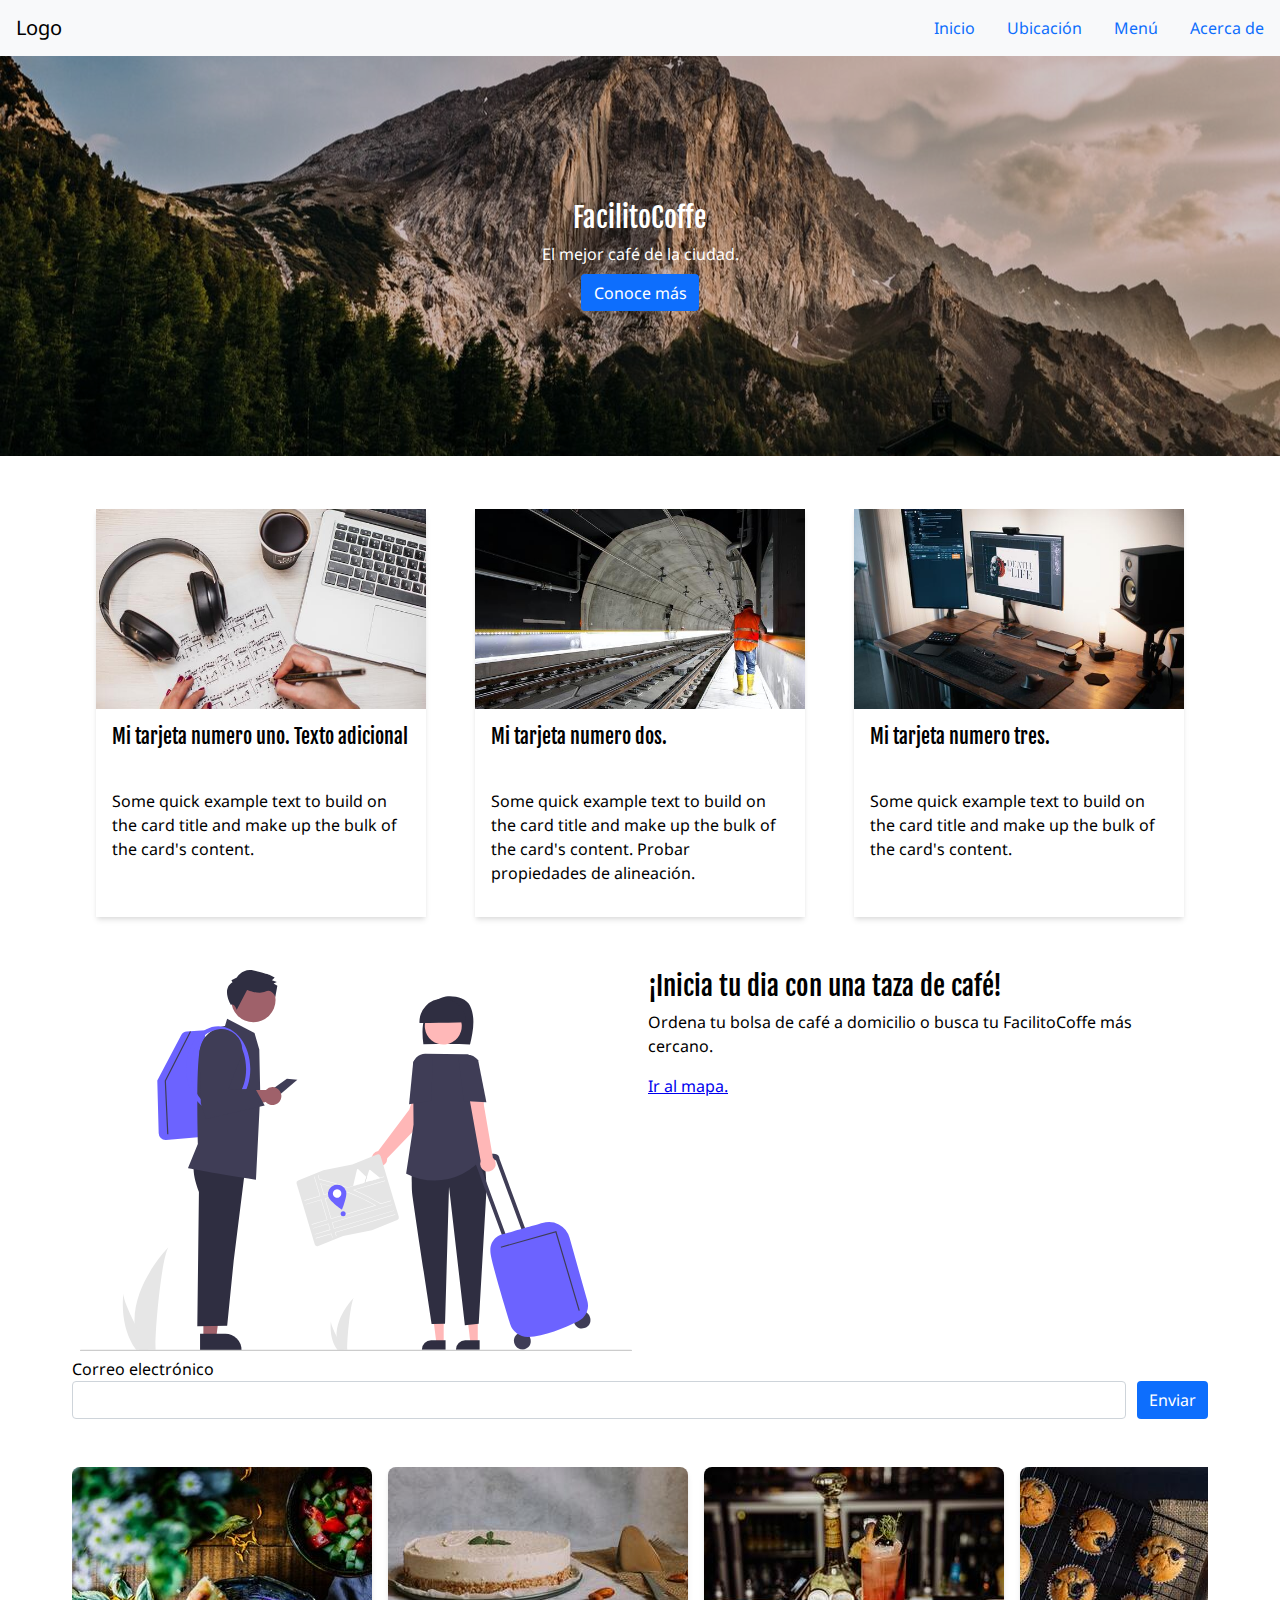
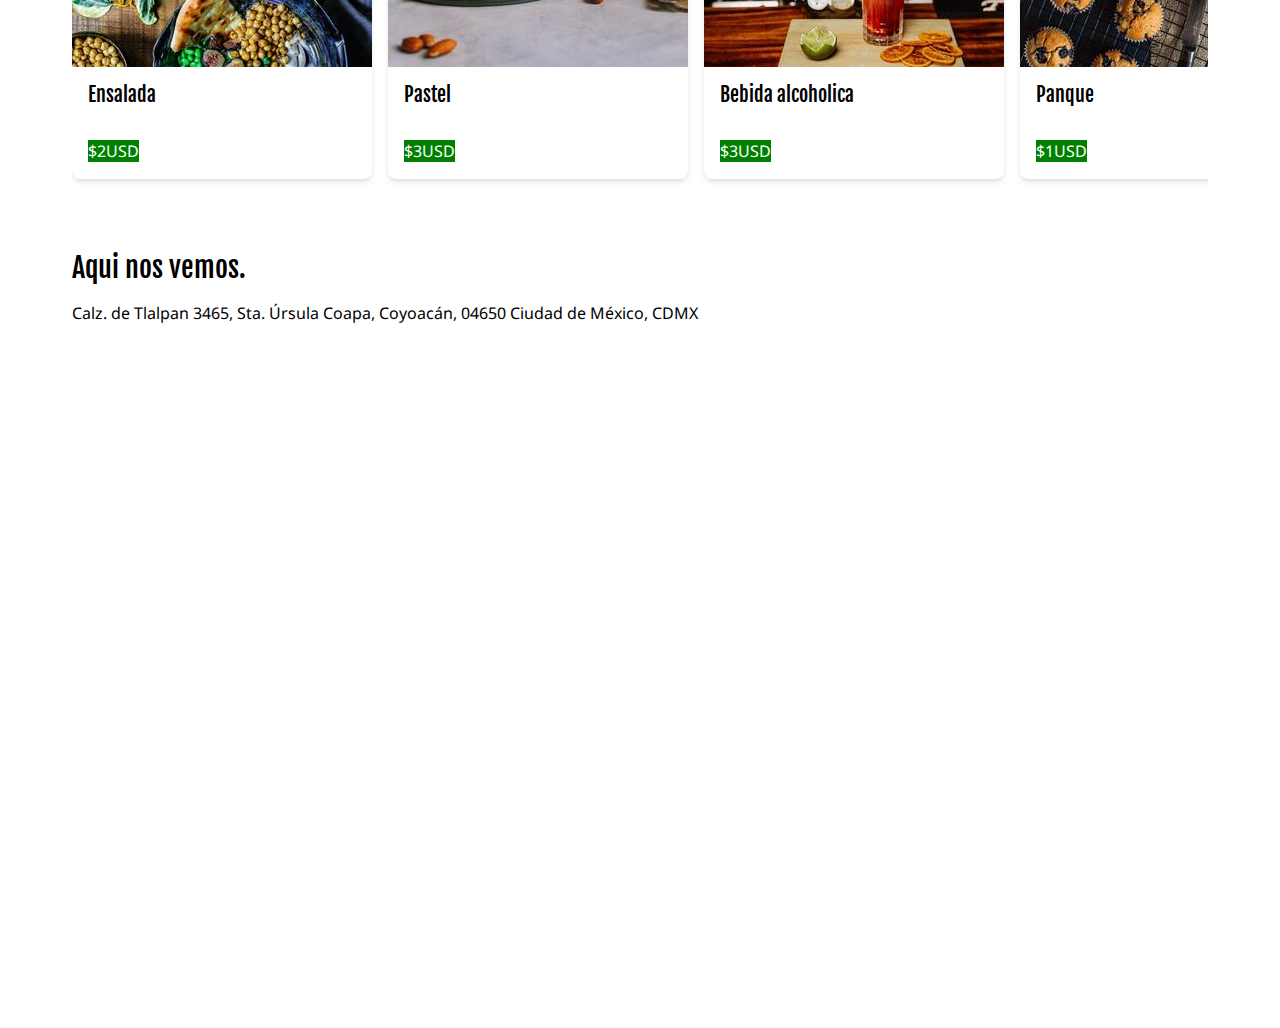
<file: index.html>
<!DOCTYPE html>
<html lang="en">
<head>
    <meta charset="UTF-8">
    <meta http-equiv="X-UA-Compatible" content="IE=edge">
    <meta name="viewport" content="width=device-width, initial-scale=1.0">
    <link rel="preconnect" href="https=://fonts.gstatic.com">
    <link rel="stylesheet" href="https://fonts.googleapis.com/css2?family=Fjalla+One&family=Noto+Sans&display=swap">
    <title>Practica</title>
    <link rel="stylesheet" href="style.css">
</head>
<body>
   <header>
       <nav class="nav">
           <a href="" class="nav-logo">Logo</a>
           <ul class="nav-list">
               <li><a href="/" class="nav-link">Inicio</a></li>
               <li><a href="#mapa" class="nav-link">Ubicación</a></li>
               <li><a href="#menu" class="nav-link">Menú</a></li>
               <li><a href="acercade.html" class="nav-link">Acerca de</a></li>
           </ul>
       </nav>
       <div class="cover" style="background-image: url(img/img-lg-2.jpg);">
           <h1>FacilitoCoffe</h1>
           <p>El mejor café de la ciudad.</p>
           <button type="submit">Conoce más</button>
       </div>
   </header>
   <main>
       <section>
           <div class="container">
               <div class="card-container">
                <div class="card">
                    <div class="card-cover" style="background-image: url(img/img-md-3.jpg);"></div>
                    <div class="card-body">
                        <h3>Mi tarjeta numero uno. Texto adicional</h3>
                        <p>Some quick example text to build on the card title and make up the bulk of the card's content.</p>
                    </div>
                </div>
                <div class="card">
                     <div class="card-cover" style="background-image: url(img/img-md-2.jpg);"></div>
                     <div class="card-body">
                         <h3>Mi tarjeta numero dos.</h3>
                         <p>Some quick example text to build on the card title and make up the bulk of the card's content. Probar propiedades de alineación.</p>
                     </div>
                 </div>
                 <div class="card">
                     <div class="card-cover" style="background-image: url(img/img-md-1.jpg);"></div>
                     <div class="card-body">
                         <h3>Mi tarjeta numero tres.</h3>
                         <p>Some quick example text to build on the card title and make up the bulk of the card's content.</p>
                     </div>
                 </div>
               </div>
           </div>
       </section>
       <section>
           <div class="container">
               <div class="slogan">
                   <div class="slogan-img"><img src="img/svg_undraw_Travelers_re_y25a.svg" alt=""></div>
                   <div class="slogan-txt">
                       <h4>¡Inicia tu dia con una taza de café!</h4>
                       <p>Ordena tu bolsa de café a domicilio o busca tu FacilitoCoffe más cercano.</p>
                       <a href="#">Ir al mapa.</a>
                   </div>
               </div>
               <form action="">
                   <label for="email">Correo electrónico</label>
                   <div class="form_email">
                        <div class="input-adjust">
                            <input class="email-input" type="email" id="email">
                        </div>
                        <button class="email-button" type="submit">Enviar</button>
                   </div>
               </form>
           </div>
       </section>
       <section>
           <div id="menu" class="container">
               <div class="menu">
                <div class="product">
                    <div class="product-cover" style="background-image: url(img/rsz_edgar-castrejon-1spu0kt-ejg-unsplash.jpg);" title="Ensalada"></div>
                    <div class="product-body">
                        <h3>Ensalada</h3>
                        <span>$2USD</span>
                    </div>
                </div>
                <div class="product">
                     <div class="product-cover" style="background-image: url(img/aneta-voborilova-PPVtidDYgvk-unsplash.jpg);" title="Pastel"></div>
                     <div class="product-body">
                         <h3>Pastel</h3>
                         <span>$3USD</span>
                     </div>
                 </div>
                 <div class="product">
                     <div class="product-cover" style="background-image: url(img/patrick-jansen-Z2c9bFpMBTg-unsplash.jpg);" title="Bebida alcoholica"></div>
                     <div class="product-body">
                         <h3>Bebida alcoholica</h3>
                         <span>$3USD</span>
                     </div>
                 </div>
                 <div class="product">
                     <div class="product-cover" style="background-image: url(img/aneta-voborilova-aFqKIFZ-Idg-unsplash.jpg);" title="Panque"></div>
                     <div class="product-body">
                         <h3>Panque</h3>
                         <span>$1USD</span>
                     </div>
                 </div>
                 <div class="product">
                     <div class="product-cover" style="background-image: url(img/crystalweed-cannabis-mGXqbAujPG4-unsplash.jpg);" title="Té de Limón"></div>
                     <div class="product-body">
                         <h3>Té de Limón</h3>
                         <span>$1USD</span>
                     </div>
                 </div>
               </div>
           </div>
       </section>
       <section>
           <div id="mapa" class="container">
               <h2>Aqui nos vemos.</h2>
               <p>Calz. de Tlalpan 3465, Sta. Úrsula Coapa, Coyoacán, 04650 Ciudad de México, CDMX</p>
               <div class="responsive-map">
                <iframe src="https://www.google.com/maps/embed?pb=!1m14!1m8!1m3!1d15062.113928725941!2d-99.1505277!3d19.3028607!3m2!1i1024!2i768!4f13.1!3m3!1m2!1s0x0%3A0x9761ee695190b694!2sEstadio%20Azteca!5e0!3m2!1ses!2smx!4v1621300093295!5m2!1ses!2smx" width="600" height="450" style="border:0;" allowfullscreen="" loading="lazy"></iframe>
               </div>
           </div>
       </section>
   </main>
</body>
</html>
</file>
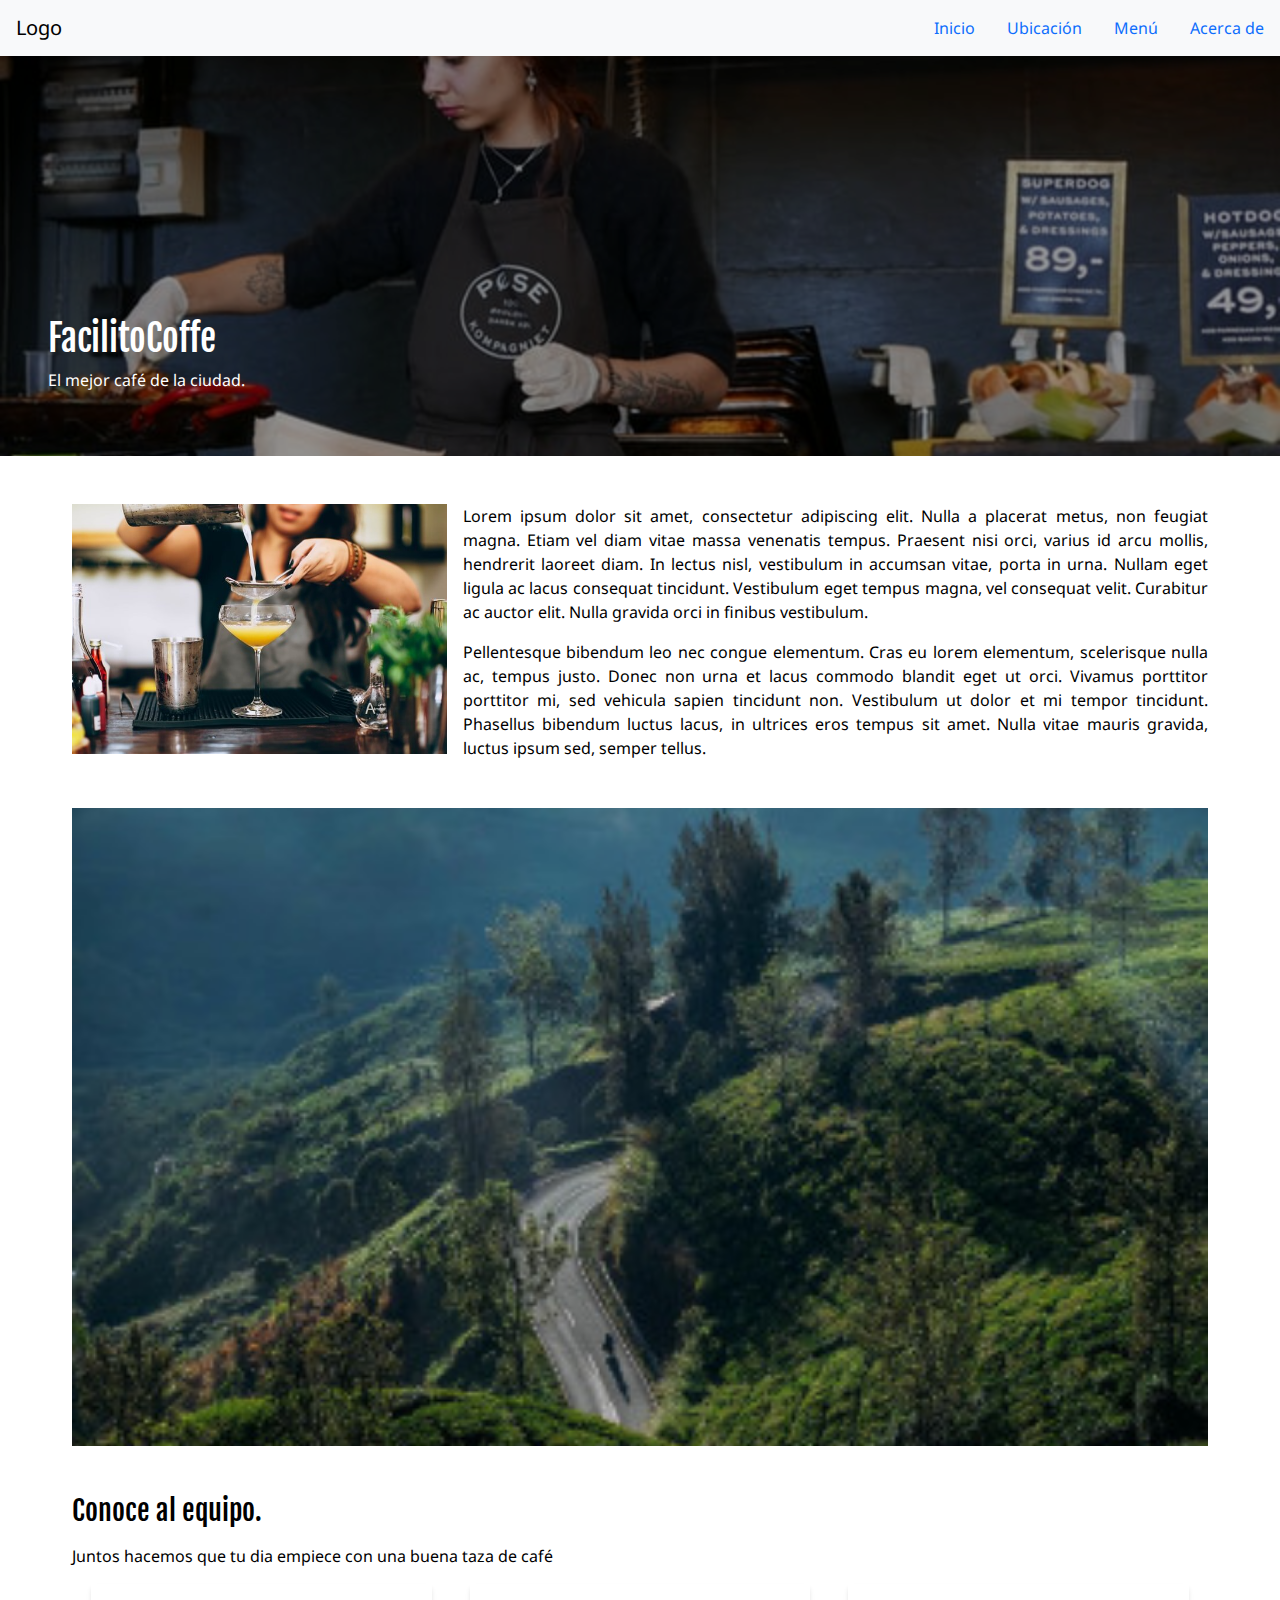
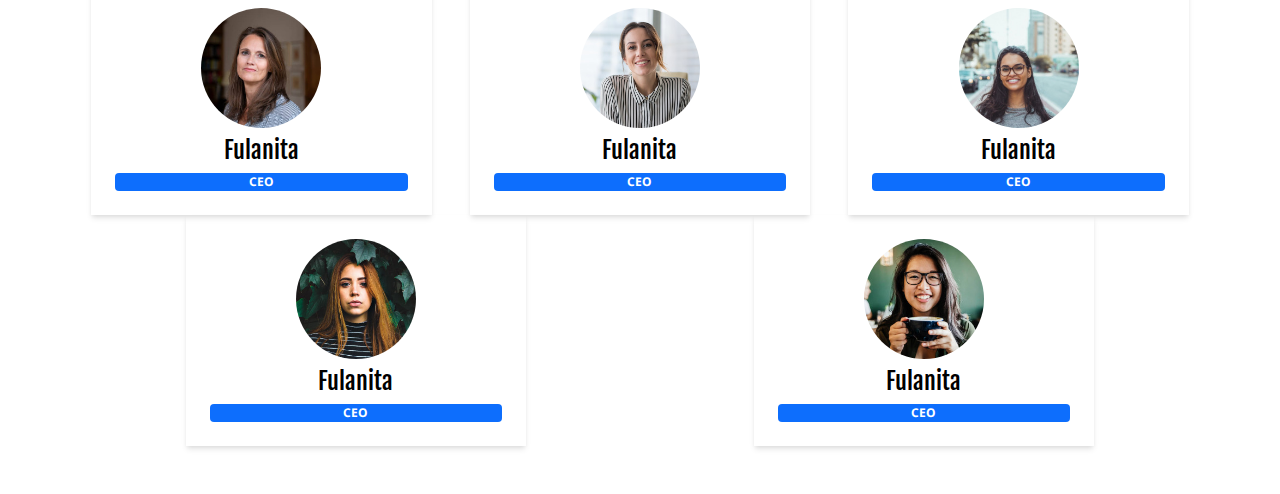
<file: acercade.html>
<!DOCTYPE html>
<html lang="en">
<head>
    <meta charset="UTF-8">
    <meta http-equiv="X-UA-Compatible" content="IE=edge">
    <meta name="viewport" content="width=device-width, initial-scale=1.0">
    <link rel="preconnect" href="https=://fonts.gstatic.com">
    <link rel="stylesheet" href="https://fonts.googleapis.com/css2?family=Fjalla+One&family=Noto+Sans&display=swap">
    <title>Acerca de</title>
    <link rel="stylesheet" href="style.css">
</head>
<body>
    <header>
        <nav class="nav">
            <a href="" class="nav-logo">Logo</a>
            <ul class="nav-list">
                <li><a href="/" class="nav-link">Inicio</a></li>
                <li><a href="#mapa" class="nav-link">Ubicación</a></li>
                <li><a href="#menu" class="nav-link">Menú</a></li>
                <li><a href="acercade.html" class="nav-link">Acerca de</a></li>
            </ul>
        </nav>
        <div class="cover2" style="background-image: url(img/img-portada-irina-2Q8bo_6lu1Y-unsplash.jpg);">
            <h1>FacilitoCoffe</h1>
            <p>El mejor café de la ciudad.</p>
        </div>
    </header>
    <main>
        <section>
            <div class="container">
                <div class="bartender">
                    <img src="img/img-sm-helena-lopes-a4z8grkvsum-unsplash.jpg" alt="Una mujer preparando una bebida.">
                    <p> Lorem ipsum dolor sit amet, consectetur adipiscing elit. Nulla a placerat metus, non feugiat magna. Etiam vel diam vitae massa venenatis tempus. Praesent nisi orci, varius id arcu mollis, hendrerit laoreet diam. In lectus nisl, vestibulum in accumsan vitae, porta in urna. Nullam eget ligula ac lacus consequat tincidunt. Vestibulum eget tempus magna, vel consequat velit. Curabitur ac auctor elit. Nulla gravida orci in finibus vestibulum.</p>
                    <p>Pellentesque bibendum leo nec congue elementum. Cras eu lorem elementum, scelerisque nulla ac, tempus justo. Donec non urna et lacus commodo blandit eget ut orci. Vivamus porttitor porttitor mi, sed vehicula sapien tincidunt non. Vestibulum ut dolor et mi tempor tincidunt. Phasellus bibendum luctus lacus, in ultrices eros tempus sit amet. Nulla vitae mauris gravida, luctus ipsum sed, semper tellus. </p>
                </div>
            </div>
        </section>
        <section>
            <div class="container">
                <div class="stripe-container">
                    <div class="stripe">
                        <div class="image-container" style="background-image: url(img/img-lg-13-paisaje.jpg);"></div>
                        <div class="image-container" style="background-image: url(img/img-lg-11-paisaje.jpg);"></div>
                        <div class="image-container" style="background-image: url(img/img-lg-12-paisaje.jpg);"></div>
                        <div class="image-container" style="background-image: url(img/img-lg-10-paisaje.jpg);"></div>
                    </div>
                </div>
            </div>
        </section>
        <section>
            <div class="container">
                <h1>Conoce al equipo.</h1>
                <p>Juntos hacemos que tu dia empiece con una buena taza de café</p>
                <div class="team-container">
                    <div class="team">
                        <div class="team-photo" style="background-image: url(img/img-sm-01-persona.jpg);"></div>
                        <h1>Fulanita</h1>
                        <span>CEO</span>
                    </div>
                    <div class="team">
                        <div class="team-photo" style="background-image: url(img/img-sm-04-persona.jpg);"></div>
                        <h1>Fulanita</h1>
                        <span>CEO</span>
                    </div>
                    <div class="team">
                        <div class="team-photo" style="background-image: url(img/img-sm-03-persona.jpg);"></div>
                        <h1>Fulanita</h1>
                        <span>CEO</span>
                    </div>
                    <div class="team">
                        <div class="team-photo" style="background-image: url(img/img-sm-02-persona.jpg);"></div>
                        <h1>Fulanita</h1>
                        <span>CEO</span>
                    </div>
                    <div class="team">
                        <div class="team-photo" style="background-image: url(img/img-sm-05-persona.jpg);"></div>
                        <h1>Fulanita</h1>
                        <span>CEO</span>
                    </div>
                </div>
            </div>
        </section>
    </main>
</body>
</html>
</file>
<file: style.css>
*{
    box-sizing: border-box;
}

body{
    margin: 0;
    font-family: "Noto Sans", sans-serif;
    line-height: 1.5;
    font-weight: 400;
    font-size: 1rem;
}
h1,h2,h3,h4,h5{
    font-family: "Fjalla one", sans-serif;
    margin-top: 0;
    margin-bottom: .5rem;
    font-weight: 500;
    line-height: 1.2;
    font-size: 1.75rem;
}

.nav{
    display: flex;
    justify-content: space-between;
    align-items: center;
    flex-wrap: wrap;
    background-color: #f8f9fa;
    padding-top: .5rem;
    padding-bottom: .5rem;
}
.nav-logo{
    font-size: 1.25rem;
    color: black;
    text-decoration: none;
    padding-left: 1rem;
    padding-top: .3rem;
    padding-bottom: .3rem;
}
.nav-list{
    display: flex;
    list-style: none;
    flex-wrap: wrap;
    padding-left: 0;
    margin-top: 0;
    margin-bottom: 0;
}
.nav-link{
    text-decoration: none;
    padding: .5rem 1rem;
    color: #0d6efd;
    display: block;
}
.cover{
    height: 400px;
    display: flex;
    flex-direction: column;
    justify-content: center;
    align-items: center;
    color: white;
    background-size: cover;
    background-position: center;
    background-blend-mode: darken;
    background-color: rgba(0, 0, 0, 0.2)
}
.cover p{
    margin-top: 0;
    margin-bottom: .5rem;
}
.cover button{
    background-color: #0d6efd;
    border: 1px solid transparent;
    border-radius: .25rem;
    font: inherit;
    padding: .35rem .7rem;
    color: white;
}
/*main tarjetas*/
.container{
    margin: 3rem auto;
    max-width: 90%;
    padding: 0 .5rem;
}
.card-container{
    display: flex;
    flex-wrap: wrap;
    justify-content: space-around;
}
.card{
    width: 330px;
    box-shadow: 0 4px 6px -1px rgba(0, 0, 0, 0.1), 0 2px 4px -1px rgba(0, 0, 0, 0.06);
    margin: .3rem .5rem;
}
.card-cover{
    height: 200px;
    background-size: cover;
    background-position: center;
}
.card-body{
    padding: 1rem;
}
.card-body h3{
    font-size: 1.25rem;
    min-height: 3rem;
}
/*main formulario*/
.slogan{
    display: flex;
    flex-wrap: wrap;
}
.slogan-img, .slogan-txt {
    width: 50%;
    padding: 0 .5rem;
}
.slogan-img img{
    width: 100%;
}
.slogan-txt h4{
    font-size: 1.7rem;
}
.slogan-txt p{
    margin-top: 0;
}
.form_email{
    display: flex;
}
.input-adjust{
    flex: 1 1 auto;
}
.email-input, .email-button{
    border-radius: .25rem;
    font: inherit;
    padding: .375rem .7rem;
}
.email-input{
    border: 1px solid #ced4da;
    width: 99%;
}
.email-button{
    border: 1px solid transparent;
    background-color: #0d6efd;
    color: white;
}
/*main productos*/
.menu{
    display: flex;
    overflow: scroll;
}
.product{
    width: 300px;
    box-shadow: 0 4px 6px -1px rgba(0, 0, 0, 0.1), 0 2px 4px -1px rgba(0, 0, 0, 0.06);
    border-radius: .5rem;
    flex-shrink: 0;
    margin-right: 1rem;
    margin-bottom: 1.5rem;
}
.product-cover{
    height: 200px;
    border-radius: .5rem .5rem 0 0;
}
.product-body{
    padding: 1rem;
}
.product-body h3{
    font-size: 1.25rem;
    min-height: 3rem;
}
.product-body span{
    background-color: green;
    color: white;
}
/*main mapa*/
.responsive-map{
    position: relative;
    padding-top: 56.25%;
}
.responsive-map iframe{
    position: absolute;
    top: 0;
    width: 100%;
    height: 100%;
}
/*acerca de header*/
.cover2{
    height: 400px;
    display: flex;
    flex-direction: column;
    justify-content: flex-end;
    align-items: flex-start;
    color: white;
    background-size: cover;
    background-position: center;
    background-blend-mode: darken;
    background-color: rgba(0, 0, 0, 0.4);
    padding: 3rem;
}
.cover2 h1{
    font-size: 2.25rem;
}
.cover2 p{
    margin-top: 0;
}

.bartender img{
    height: 250px;
    float: left;
    margin-right: 1rem;
}
.bartender p{
    text-align: justify;
}
/*acerca de body presentacion*/
.stripe-container{
    overflow: hidden;
}
.stripe{
    display: flex;
    transform: translateX(0);
    animation: slider 20s infinite;
}
.image-container{
    width: 100%;
    padding-top: 56.2%;
    background-position: center;
    background-size: cover;
    flex-shrink: 0;
}
/*acercade team*/
.team-container{
    display: flex;
    flex-wrap: wrap;
    justify-content: space-around;
}
.team{
    width: 30%;
    display: flex;
    flex-direction: column;
    align-items: center;
    padding: 1.5rem;
    box-shadow: 0 4px 6px -1px rgba(0, 0, 0, 0.1), 0 2px 4px -1px rgba(0, 0, 0, 0.06);
    margin-left: .75rem;
    margin-right: .75rem;
}
.team-photo{
    width: 120px;
    height: 120px;
    background-position: center;
    background-size: cover;
    border-radius: 50%;
}
.team h1{
    font-size: 1.5rem;
    margin-top: .5rem;
}
.team span{
    background-color: #0d6efd;
    color: white;
    width: 100%;
    border-radius: .25rem;
    text-align: center;
    font-size: .75em;
    font-weight: 700;
}
@keyframes slider {
    0%{
        transform: translateX(0);
    }
    20%{
        transform: translateX(0);
    }
    25%{
        transform: translateX(-100%);
    }
    45%{
        transform: translateX(-100%);
    }
    50%{
        transform: translateX(-200%);
    }
    70%{
        transform: translateX(-200%);
    }
    75%{
        transform: translateX(-300%);
    }
    95%{
        transform: translateX(-300%);
    }
    100%{
        transform: translateX(0);
    }
    
}

/*Un espacio para que se vea la imagen y uno mas pequeño para la transicion*/
@media (max-width: 800px) {
    .card{
        width: 45%;
    }
   
}
@media (max-width: 450px) {
    .card{
        width: 100%;
    } 
    .slogan-img, .slogan-txt {
        width: 100%;
        padding: .3rem .5rem;
    }   
    .bartender img{
       width: 100%;
       height: auto;
       margin-bottom: .5rem;
    }

}
</file>
